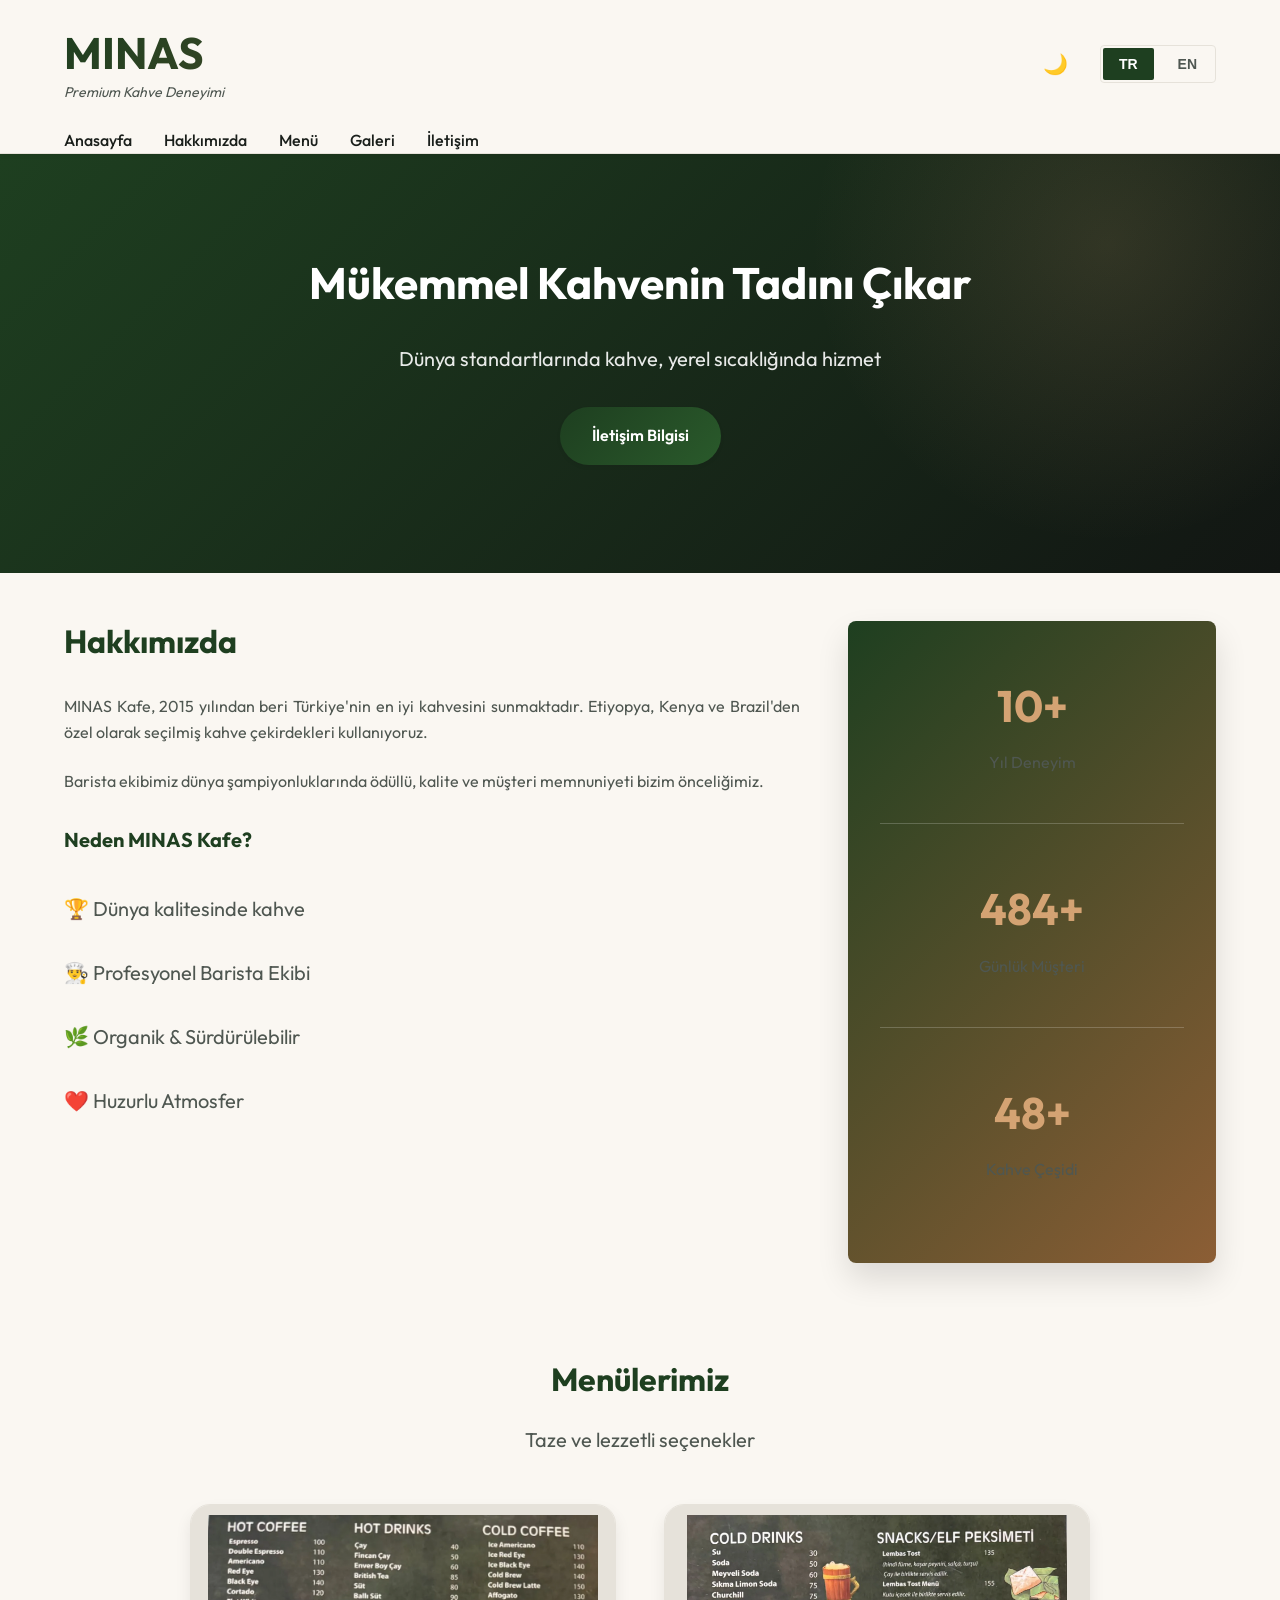
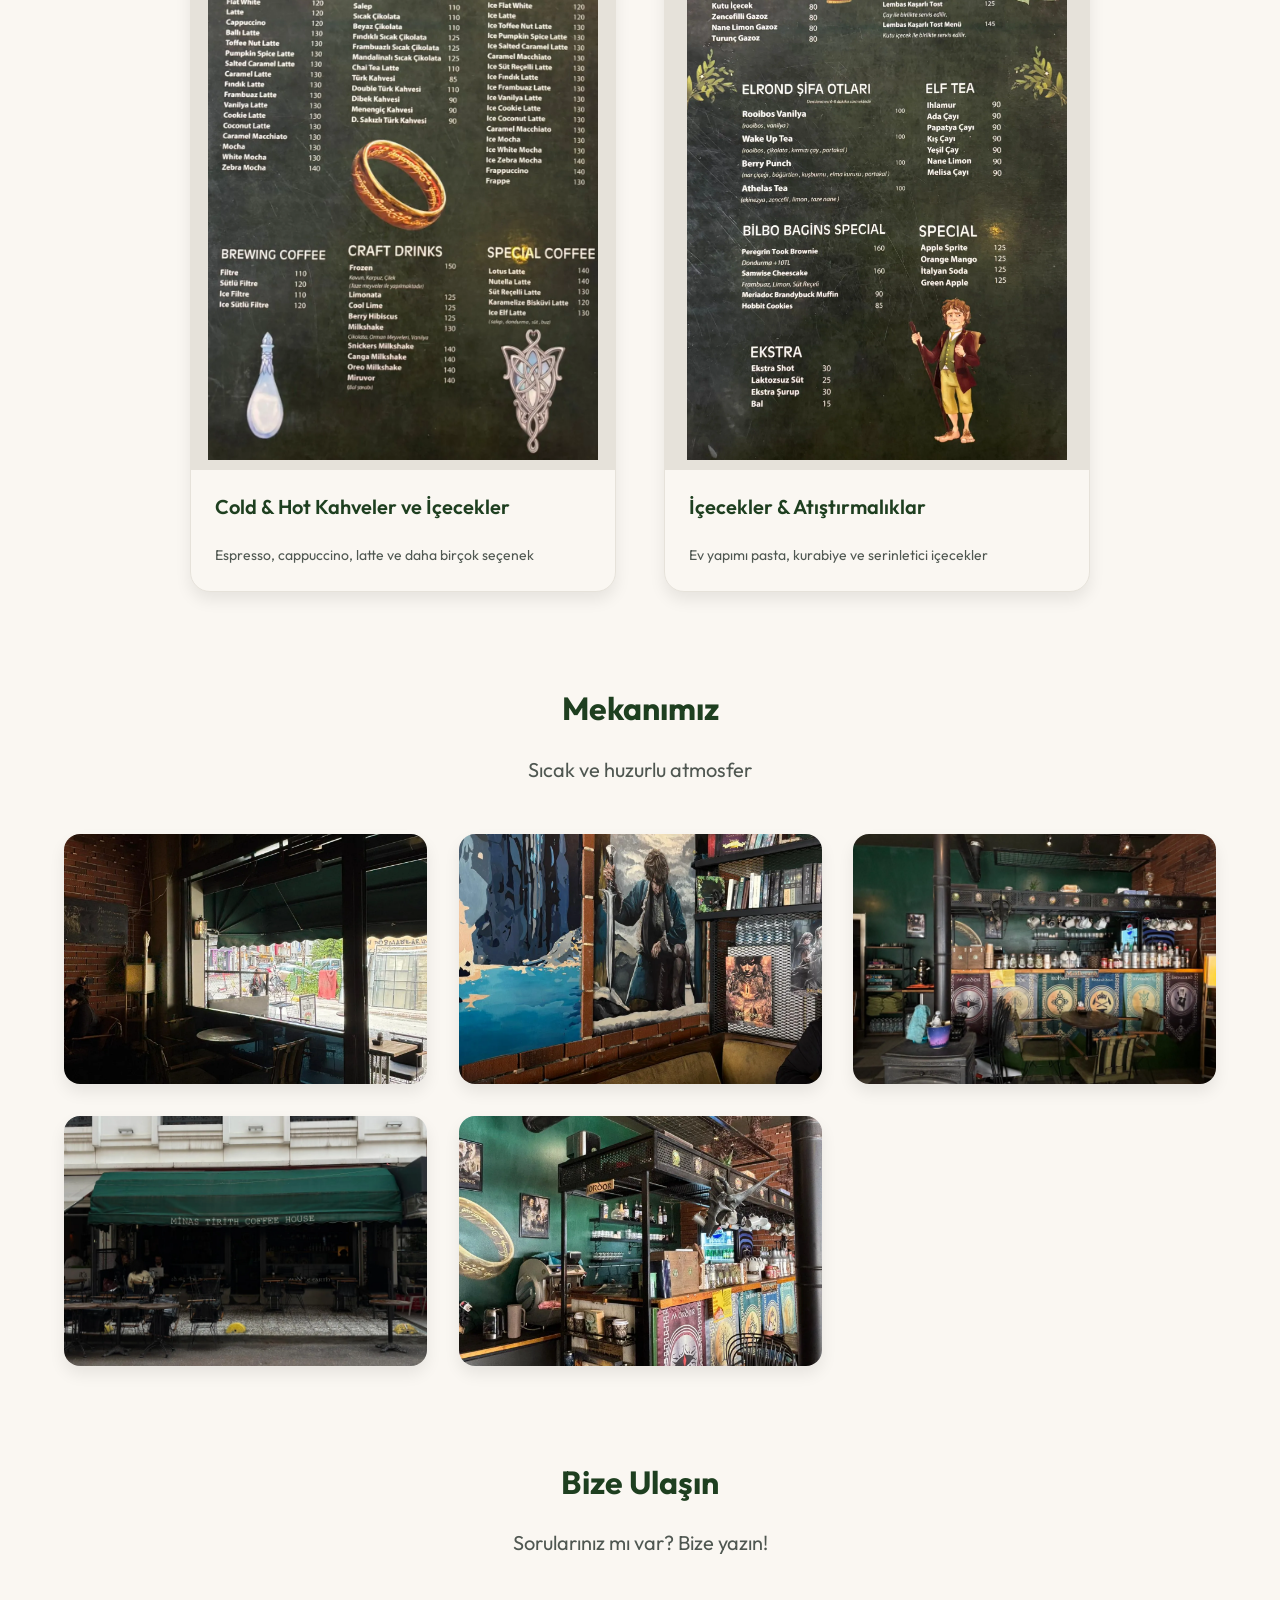
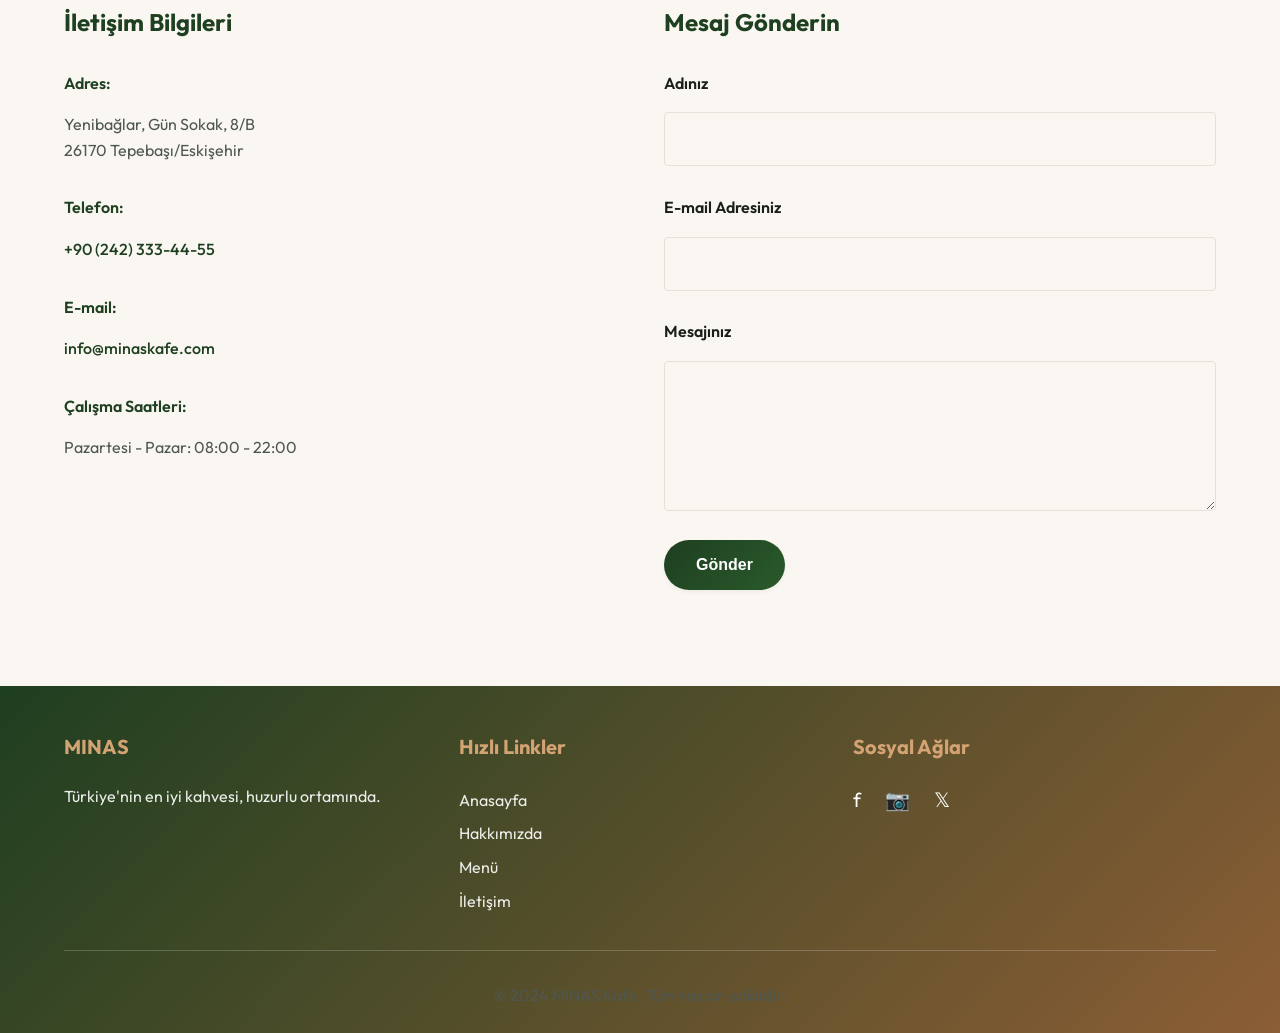
<file: index.html>
<!DOCTYPE html>
<html lang="tr" dir="ltr">

<head>
    <meta charset="UTF-8">
    <meta name="viewport" content="width=device-width, initial-scale=1.0">
    <meta name="description" content="MINAS Kafe - Türkiye'nin en iyi kahvesi. Huzurlu ortamda premium kahve deneyimi.">
    <meta name="keywords" content="kafe, kahve, MINAS, premium kahve, espresso, cappuccino">
    <meta name="author" content="MINAS Kafe">
    <meta name="theme-color" content="#2d5016">

    <!-- SEO -->
    <title>MINAS Kafe - Premium Kahve Deneyimi | Antalya</title>
    <meta property="og:title" content="MINAS Kafe - Premium Kahve Deneyimi">
    <meta property="og:description" content="Türkiye'nin en iyi kahvesi. Huzurlu ortamda premium kahve deneyimi.">
    <meta property="og:type" content="business.business">

    <!-- Favicon -->
    <link rel="icon" type="image/svg+xml" href="assets/favicon.svg">
    <link rel="icon" type="image/png" href="assets/favicon-192.png">
    <link rel="apple-touch-icon" href="assets/favicon-180.png">

    <!-- Google Fonts -->
    <link rel="preconnect" href="https://fonts.googleapis.com">
    <link rel="preconnect" href="https://fonts.gstatic.com" crossorigin>
    <link href="https://fonts.googleapis.com/css2?family=Outfit:wght@300;400;500;600;700&display=swap" rel="stylesheet">

    <!-- Styles -->
    <link rel="stylesheet" href="assets/css/style.css">
    <link rel="stylesheet" href="assets/css/animations.css">

</head>

<body class="light-theme">
    <!-- Header -->
    <header class="header">
        <div class="container">
            <div class="header-top">
                <div class="logo">
                    <h1>MINAS</h1>
                    <p class="tagline" data-tr="Premium Kahve Deneyimi" data-en="Premium Coffee Experience">Premium
                        Kahve Deneyimi</p>
                </div>

                <!-- Theme & Language Switcher -->
                <div class="controls">
                    <button class="btn-theme" aria-label="Temayı değiştir" title="Temayı değiştir">
                        <span class="theme-icon">🌙</span>
                    </button>
                    <div class="language-switcher">
                        <button class="btn-lang active" data-lang="tr" title="Türkçe">TR</button>
                        <button class="btn-lang" data-lang="en" title="English">EN</button>
                    </div>
                </div>
            </div>

            <!-- Navigation -->
            <nav class="navigation">
                <button class="btn-menu" aria-label="Menüyü aç/kapat">
                    <span></span>
                    <span></span>
                    <span></span>
                </button>
                <ul class="nav-list">
                    <li><a href="#anasayfa" class="nav-link" data-tr="Anasayfa" data-en="Home">Anasayfa</a></li>
                    <li><a href="#hakkimizda" class="nav-link" data-tr="Hakkımızda" data-en="About">Hakkımızda</a></li>
                    <li><a href="#menu" class="nav-link" data-tr="Menü" data-en="Menu">Menü</a></li>
                    <li><a href="#galeri" class="nav-link" data-tr="Galeri" data-en="Gallery">Galeri</a></li>
                    <li><a href="#iletisim" class="nav-link" data-tr="İletişim" data-en="Contact">İletişim</a></li>
                </ul>
            </nav>
        </div>
    </header>

    <!-- Main Content -->
    <main class="main-content">

        <!-- Hero Section -->
        <section id="anasayfa" class="hero">
            <div class="container">
                <div class="hero-content">
                    <h2 class="hero-title" data-reveal="fade-up" data-tr="Mükemmel Kahvenin Tadını Çıkar" data-en="Taste the Perfect Coffee">
                        Mükemmel Kahvenin Tadını Çıkar</h2>
                    <p class="hero-subtitle" data-reveal="fade-up" style="transition-delay:0.15s" data-tr="Dünya standartlarında kahve, yerel sıcaklığında hizmet"
                        data-en="World-class coffee with local warmth">Dünya standartlarında kahve, yerel sıcaklığında
                        hizmet</p>
                    <a href="#iletisim" class="btn-primary" data-reveal="fade-up" style="transition-delay:0.3s" data-tr="İletişim Bilgisi" data-en="Get In Touch">İletişim
                        Bilgisi</a>
                </div>
            </div>
        </section>

        <!-- About Section -->
        <section id="hakkimizda" class="about">
            <div class="container">
                <div class="about-wrapper">
                    <article class="about-content" data-reveal="fade-right">
                        <h2 data-tr="Hakkımızda" data-en="About Us">Hakkımızda</h2>
                        <p data-tr="MINAS Kafe, 2015 yılından beri Türkiye'nin en iyi kahvesini sunmaktadır. Etiyopya, Kenya ve Brazil'den özel olarak seçilmiş kahve çekirdekleri kullanıyoruz."
                            data-en="MINAS Cafe has been serving Turkey's finest coffee since 2015. We use specially selected coffee beans from Ethiopia, Kenya, and Brazil.">
                            MINAS Kafe, 2015 yılından beri Türkiye'nin en iyi kahvesini sunmaktadır. Etiyopya, Kenya ve
                            Brazil'den özel olarak seçilmiş kahve çekirdekleri kullanıyoruz.</p>
                        <p data-tr="Barista ekibimiz dünya şampiyonluklarında ödüllü, kalite ve müşteri memnuniyeti bizim önceliğimiz."
                            data-en="Our award-winning barista team is committed to quality and customer satisfaction.">
                            Barista ekibimiz dünya şampiyonluklarında ödüllü, kalite ve müşteri memnuniyeti bizim
                            önceliğimiz.</p>
                        <h3 data-tr="Neden MINAS Kafe?" data-en="Why MINAS Cafe?">Neden MINAS Kafe?</h3>
                        <ul class="features-list">
                            <li class="delay-1" data-reveal="fade-up" data-tr="🏆 Dünya kalitesinde kahve" data-en="🏆 World-class coffee">🏆 Dünya
                                kalitesinde kahve</li>
                            <li class="delay-2" data-reveal="fade-up" data-tr="👨‍🍳 Profesyonel Barista Ekibi" data-en="👨‍🍳 Professional Barista Team">
                                👨‍🍳 Profesyonel Barista Ekibi</li>
                            <li class="delay-3" data-reveal="fade-up" data-tr="🌿 Organik & Sürdürülebilir" data-en="🌿 Organic & Sustainable">🌿 Organik &
                                Sürdürülebilir</li>
                            <li class="delay-4" data-reveal="fade-up" data-tr="❤️ Huzurlu Atmosfer" data-en="❤️ Peaceful Atmosphere">❤️ Huzurlu Atmosfer</li>
                        </ul>
                    </article>
                    <aside class="about-sidebar" data-reveal="fade-left">
                        <div class="stats">
                            <div class="stat-item">
                                <h3 class="stat-number">10+</h3>
                                <p data-tr="Yıl Deneyim" data-en="Years Experience">Yıl Deneyim</p>
                            </div>
                            <div class="stat-item">
                                <h3 class="stat-number">500+</h3>
                                <p data-tr="Günlük Müşteri" data-en="Daily Customers">Günlük Müşteri</p>
                            </div>
                            <div class="stat-item">
                                <h3 class="stat-number">50+</h3>
                                <p data-tr="Kahve Çeşidi" data-en="Coffee Types">Kahve Çeşidi</p>
                            </div>
                        </div>
                    </aside>
                </div>
            </div>
        </section>

        <!-- Menu Section -->
        <section id="menu" class="menu">
            <div class="container">
                <h2 data-tr="Menülerimiz" data-en="Our Menus">Menülerimiz</h2>
                <p class="section-subtitle" data-tr="Taze ve lezzetli seçenekler" data-en="Fresh and delicious options">
                    Taze ve lezzetli seçenekler</p>

                <div class="menu-grid">
                    <article class="menu-card">
                        <picture>
                            <source srcset="assets/images/menu1.webp" type="image/webp">
                            <source srcset="assets/images/menu1.jpg" type="image/jpeg">
                            <img src="assets/images/menu1.jpg" alt="Kahve ve Atıştırmalıklar Menüsü" loading="lazy"
                                width="300" height="400">
                        </picture>
                        <h3 data-tr="Cold & Hot Kahveler ve İçecekler" data-en="Cold & Hot Coffees and Beverages">Cold &
                            Hot Kahveler ve İçecekler</h3>
                        <p data-tr="Espresso, cappuccino, latte ve daha birçok seçenek"
                            data-en="Espresso, cappuccino, latte and many more options">Espresso, cappuccino, latte ve
                            daha birçok seçenek</p>
                    </article>
                    <article class="menu-card">
                        <picture>
                            <source srcset="assets/images/menu2.webp" type="image/webp">
                            <source srcset="assets/images/menu2.jpg" type="image/jpeg">
                            <img src="assets/images/menu2.jpg" alt="Tatlı ve İçecekler Menüsü" loading="lazy"
                                width="300" height="400">
                        </picture>
                        <h3 data-tr="İçecekler & Atıştırmalıklar" data-en="Beverages & Snacks">İçecekler &
                            Atıştırmalıklar</h3>
                        <p data-tr="Ev yapımı pasta, kurabiye ve serinletici içecekler"
                            data-en="Homemade cakes, cookies and refreshing beverages">Ev yapımı pasta, kurabiye ve
                            serinletici içecekler</p>
                    </article>
                </div>
            </div>
        </section>

        <!-- Gallery Section -->
        <section id="galeri" class="gallery">
            <div class="container">
                <h2 data-tr="Mekanımız" data-en="Our Place">Mekanımız</h2>
                <p class="section-subtitle" data-tr="Sıcak ve huzurlu atmosfer" data-en="Warm and peaceful atmosphere">
                    Sıcak ve huzurlu atmosfer</p>

                <div class="gallery-grid">
                    <article class="gallery-item">
                        <picture>
                            <source srcset="assets/images/masalar1.webp" type="image/webp">
                            <source srcset="assets/images/masalar1.jpg" type="image/jpeg">
                            <img src="assets/images/masalar1.jpg" alt="MINAS Kafe - Kafe Masaları 1" loading="lazy"
                                width="400" height="300">
                        </picture>
                        <h3 data-tr="Rahatlık" data-en="Comfort">Rahatlık</h3>
                    </article>
                    <article class="gallery-item">
                        <picture>
                            <source srcset="assets/images/masalar2.webp" type="image/webp">
                            <source srcset="assets/images/masalar2.jpg" type="image/jpeg">
                            <img src="assets/images/masalar2.jpg" alt="MINAS Kafe - Kafe Masaları 2" loading="lazy"
                                width="400" height="300">
                        </picture>
                        <h3 data-tr="Sosyal Alan" data-en="Social Space">Sosyal Alan</h3>
                    </article>
                    <article class="gallery-item">
                        <picture>
                            <source srcset="assets/images/bar.webp" type="image/webp">
                            <source srcset="assets/images/bar.jpg" type="image/jpeg">
                            <img src="assets/images/bar.jpg" alt="MINAS Kafe - Bar Bölümü" loading="lazy" width="400"
                                height="300">
                        </picture>
                        <h3 data-tr="Bar Bölümü" data-en="Bar Section">Bar Bölümü</h3>
                    </article>
                    <article class="gallery-item">
                        <picture>
                            <source srcset="assets/images/disgorunus.webp" type="image/webp">
                            <source srcset="assets/images/disgorunus.jpg" type="image/jpeg">
                            <img src="assets/images/disgorunus.jpg" alt="MINAS Kafe - Dış Görünüş" loading="lazy"
                                width="400" height="300">
                        </picture>
                        <h3 data-tr="Dış Görünüş" data-en="Exterior View">Dış Görünüş</h3>
                    </article>
                    <article class="gallery-item">
                        <picture>
                            <source srcset="assets/images/kasa.webp" type="image/webp">
                            <source srcset="assets/images/kasa.jpg" type="image/jpeg">
                            <img src="assets/images/kasa.jpg" alt="MINAS Kafe - Kasa Bölümü" loading="lazy" width="400"
                                height="300">
                        </picture>
                        <h3 data-tr="Yüksek Kalite" data-en="Quality">Yüksek Kalite</h3>
                    </article>
                </div>
            </div>
        </section>

        <!-- Contact Section -->
        <section id="iletisim" class="contact">
            <div class="container">
                <h2 data-tr="Bize Ulaşın" data-en="Get In Touch">Bize Ulaşın</h2>
                <p class="section-subtitle" data-tr="Sorularınız mı var? Bize yazın!"
                    data-en="Have questions? Write to us!">Sorularınız mı var? Bize yazın!</p>

                <div class="contact-wrapper">
                    <article class="contact-info">
                        <h3 data-tr="İletişim Bilgileri" data-en="Contact Information">İletişim Bilgileri</h3>
                        <div class="info-item">
                            <strong data-tr="Adres:" data-en="Address:">Adres:</strong>
                            <p>Yenibağlar, Gün Sokak, 8/B<br>26170 Tepebaşı/Eskişehir</p>
                        </div>
                        <div class="info-item">
                            <strong data-tr="Telefon:" data-en="Phone:">Telefon:</strong>
                            <p><a href="tel:+902423334455">+90 (242) 333-44-55</a></p>
                        </div>
                        <div class="info-item">
                            <strong data-tr="E-mail:" data-en="Email:">E-mail:</strong>
                            <p><a href="mailto:info@minaskafe.com">info@minaskafe.com</a></p>
                        </div>
                        <div class="info-item">
                            <strong data-tr="Çalışma Saatleri:" data-en="Business Hours:">Çalışma Saatleri:</strong>
                            <p data-tr="Pazartesi - Pazar: 08:00 - 22:00" data-en="Monday - Sunday: 08:00 - 22:00">
                                Pazartesi - Pazar: 08:00 - 22:00</p>
                        </div>
                    </article>

                    <article class="contact-form">
                        <h3 data-tr="Mesaj Gönderin" data-en="Send a Message">Mesaj Gönderin</h3>
                        <form id="contactForm" method="POST" action="https://formspree.io/f/xwpkqzky">
                            <div class="form-group">
                                <label for="name" data-tr="Adınız" data-en="Your Name">Adınız</label>
                                <input type="text" id="name" name="name" required aria-label="Adınız">
                            </div>
                            <div class="form-group">
                                <label for="email" data-tr="E-mail Adresiniz" data-en="Your Email">E-mail
                                    Adresiniz</label>
                                <input type="email" id="email" name="email" required aria-label="E-mail Adresiniz">
                            </div>
                            <div class="form-group">
                                <label for="message" data-tr="Mesajınız" data-en="Your Message">Mesajınız</label>
                                <textarea id="message" name="message" rows="5" required
                                    aria-label="Mesajınız"></textarea>
                            </div>
                            <button type="submit" class="btn-primary" data-tr="Gönder" data-en="Send">Gönder</button>
                        </form>
                    </article>
                </div>
            </div>
        </section>
    </main>

    <!-- Footer -->
    <footer class="footer">
        <div class="container">
            <div class="footer-content">
                <article class="footer-section">
                    <h3>MINAS</h3>
                    <p data-tr="Türkiye'nin en iyi kahvesi, huzurlu ortamında."
                        data-en="Turkey's finest coffee in a peaceful setting.">Türkiye'nin en iyi kahvesi, huzurlu
                        ortamında.</p>
                </article>
                <article class="footer-section">
                    <h3 data-tr="Hızlı Linkler" data-en="Quick Links">Hızlı Linkler</h3>
                    <ul>
                        <li><a href="#anasayfa" data-tr="Anasayfa" data-en="Home">Anasayfa</a></li>
                        <li><a href="#hakkimizda" data-tr="Hakkımızda" data-en="About">Hakkımızda</a></li>
                        <li><a href="#menu" data-tr="Menü" data-en="Menu">Menü</a></li>
                        <li><a href="#iletisim" data-tr="İletişim" data-en="Contact">İletişim</a></li>
                    </ul>
                </article>
                <article class="footer-section">
                    <h3 data-tr="Sosyal Ağlar" data-en="Social Media">Sosyal Ağlar</h3>
                    <div class="social-links">
                        <a href="#" aria-label="Facebook" title="Facebook">f</a>
                        <a href="#" aria-label="Instagram" title="Instagram">📷</a>
                        <a href="#" aria-label="Twitter" title="Twitter">𝕏</a>
                    </div>
                </article>
            </div>
            <div class="footer-bottom">
                <p data-tr="© 2024 MINAS Kafe. Tüm hakları saklıdır." data-en="© 2024 MINAS Cafe. All rights reserved.">
                    © 2024 MINAS Kafe. Tüm hakları saklıdır.</p>
            </div>
        </div>
    </footer>

    <!-- Scripts -->
    <script src="assets/js/main.js" defer></script>
    <script src="assets/js/i18n.js" defer></script>
    <script src="assets/js/theme.js" defer></script>
    <script src="assets/js/animations.js" defer></script>

    <!-- Image Modal -->
    <div id="imageModal" class="image-modal">
        <span class="close-modal">&times;</span>
        <img class="image-modal-content" id="modalImage">
    </div>
</body>

</html>
</file>
<file: assets/css/style.css>
/* ===========================
   MINAS KAFE - MAIN STYLES
   =========================== */

:root {
    /* Light Theme Colors */
    --color-primary-light: #1e3f20;
    --color-secondary-light: #8c5e35;
    --color-bg-light: #faf7f2;
    --color-text-dark: #1a1f1b;
    --color-text-light: #4f5751;
    --color-border: #e6e2da;
    --color-accent: #d4a373;
    
    /* Dark Theme Colors */
    --color-primary-dark: #2a592d;
    --color-secondary-dark: #a67b4e;
    --color-bg-dark: #121613;
    --color-text-light-dark: #f0f4f1;
    --color-text-light-dark-secondary: #a7b0aa;
    
    /* Glassmorphism & Overlays */
    --glass-bg-light: rgba(250, 247, 242, 0.85);
    --glass-bg-dark: rgba(18, 22, 19, 0.85);
    
    /* Spacing */
    --spacing-xs: 0.5rem;
    --spacing-sm: 1rem;
    --spacing-md: 1.5rem;
    --spacing-lg: 2rem;
    --spacing-xl: 3rem;
    
    /* Typography */
    --font-family: 'Outfit', 'Segoe UI', Tahoma, Geneva, Verdana, sans-serif;
    --font-size-xs: 0.75rem;
    --font-size-sm: 0.875rem;
    --font-size-base: 1rem;
    --font-size-lg: 1.25rem;
    --font-size-xl: 1.5rem;
    --font-size-2xl: 2rem;
    --font-size-3xl: 2.75rem;
    
    /* Transitions */
    --transition-fast: 0.2s cubic-bezier(0.4, 0, 0.2, 1);
    --transition-normal: 0.35s cubic-bezier(0.4, 0, 0.2, 1);
    --transition-slow: 0.5s cubic-bezier(0.4, 0, 0.2, 1);
    
    /* Shadows */
    --shadow-sm: 0 2px 4px rgba(0, 0, 0, 0.05);
    --shadow-md: 0 8px 16px rgba(0, 0, 0, 0.08);
    --shadow-lg: 0 16px 32px rgba(0, 0, 0, 0.12);
    --shadow-glow: 0 0 15px rgba(212, 163, 115, 0.4);
    
    /* Z-index */
    --z-header: 100;
    --z-mobile-menu: 101;
    --z-modal: 200;
}

/* Light Theme */
body.light-theme {
    --bg: var(--color-bg-light);
    --glass-bg: var(--glass-bg-light);
    --text-primary: var(--color-text-dark);
    --text-secondary: var(--color-text-light);
    --primary: var(--color-primary-light);
    --secondary: var(--color-secondary-light);
    --border: var(--color-border);
}

/* Dark Theme */
body.dark-theme {
    --bg: var(--color-bg-dark);
    --glass-bg: var(--glass-bg-dark);
    --text-primary: var(--color-text-light-dark);
    --text-secondary: var(--color-text-light-dark-secondary);
    --primary: var(--color-primary-dark);
    --secondary: var(--color-secondary-dark);
    --border: rgba(255, 255, 255, 0.08);
}

/* ===========================
   GLOBAL STYLES
   =========================== */

* {
    margin: 0;
    padding: 0;
    box-sizing: border-box;
}

html {
    scroll-behavior: smooth;
}

body {
    font-family: var(--font-family);
    font-size: var(--font-size-base);
    line-height: 1.6;
    color: var(--text-primary);
    background-color: var(--bg);
    transition: background-color var(--transition-normal), color var(--transition-normal);
}

/* ===========================
   TYPOGRAPHY
   =========================== */

h1, h2, h3, h4, h5, h6 {
    font-weight: 700;
    line-height: 1.3;
    margin-bottom: var(--spacing-md);
    color: var(--primary);
}

h1 { font-size: var(--font-size-3xl); }
h2 { font-size: var(--font-size-2xl); }
h3 { font-size: var(--font-size-xl); }
h4 { font-size: var(--font-size-lg); }

p {
    margin-bottom: var(--spacing-md);
    color: var(--text-secondary);
}

a {
    color: var(--primary);
    text-decoration: none;
    transition: color var(--transition-fast);
}

a:hover {
    color: var(--secondary);
}

/* ===========================
   CONTAINER & LAYOUT
   =========================== */

.container {
    max-width: 1200px;
    margin: 0 auto;
    padding: 0 var(--spacing-md);
}

/* ===========================
   BUTTONS
   =========================== */

.btn-primary {
    display: inline-block;
    padding: var(--spacing-sm) var(--spacing-lg);
    background: linear-gradient(135deg, var(--primary), #2a5a2b);
    color: white;
    border: none;
    border-radius: 30px;
    font-size: var(--font-size-base);
    font-weight: 600;
    cursor: pointer;
    transition: all var(--transition-normal);
    text-align: center;
    box-shadow: var(--shadow-sm);
}

.btn-primary:hover {
    background: linear-gradient(135deg, var(--secondary), #a67340);
    transform: translateY(-3px) scale(1.02);
    box-shadow: var(--shadow-lg), var(--shadow-glow);
    color: white;
}

.btn-primary:active {
    transform: translateY(0) scale(0.98);
    box-shadow: var(--shadow-sm);
}

/* ===========================
   HEADER & NAVIGATION
   =========================== */

.header {
    background-color: var(--glass-bg);
    backdrop-filter: blur(12px);
    -webkit-backdrop-filter: blur(12px);
    border-bottom: 1px solid var(--border);
    position: sticky;
    top: 0;
    z-index: var(--z-header);
    box-shadow: var(--shadow-sm);
    transition: background-color var(--transition-normal), backdrop-filter var(--transition-normal);
}

.header-top {
    display: flex;
    justify-content: space-between;
    align-items: center;
    padding: var(--spacing-md) 0;
}

.logo {
    flex: 1;
}

.logo h1 {
    font-size: var(--font-size-3xl);
    margin: 0;
    background: linear-gradient(135deg, var(--primary), var(--secondary));
    -webkit-background-clip: text;
    -webkit-text-fill-color: transparent;
    background-clip: text;
}

.logo .tagline {
    font-size: var(--font-size-sm);
    color: var(--text-secondary);
    margin: 0;
    font-style: italic;
}

.controls {
    display: flex;
    align-items: center;
    gap: var(--spacing-md);
}

/* Theme Toggle Button */
.btn-theme {
    background: none;
    border: none;
    font-size: var(--font-size-lg);
    cursor: pointer;
    padding: var(--spacing-xs);
    transition: transform var(--transition-fast);
}

.btn-theme:hover {
    transform: rotate(20deg);
}

/* Language Switcher */
.language-switcher {
    display: flex;
    gap: var(--spacing-xs);
    border: 1px solid var(--border);
    border-radius: 4px;
    padding: 2px;
}

.btn-lang {
    background: none;
    border: none;
    padding: var(--spacing-xs) var(--spacing-sm);
    font-size: var(--font-size-sm);
    font-weight: 600;
    color: var(--text-secondary);
    cursor: pointer;
    transition: all var(--transition-fast);
}

.btn-lang.active {
    background-color: var(--primary);
    color: white;
    border-radius: 2px;
}

/* Navigation */
.navigation {
    display: flex;
    align-items: center;
    justify-content: space-between;
}

.btn-menu {
    display: none;
    flex-direction: column;
    background: none;
    border: none;
    cursor: pointer;
    gap: 4px;
    padding: var(--spacing-sm);
}

.btn-menu span {
    display: block;
    width: 25px;
    height: 3px;
    background-color: var(--primary);
    transition: all var(--transition-fast);
}

.btn-menu.active span:nth-child(1) {
    transform: rotate(45deg) translate(8px, 8px);
}

.btn-menu.active span:nth-child(2) {
    opacity: 0;
}

.btn-menu.active span:nth-child(3) {
    transform: rotate(-45deg) translate(7px, -7px);
}

.nav-list {
    display: flex;
    list-style: none;
    gap: var(--spacing-lg);
}

.nav-link {
    color: var(--text-primary);
    font-weight: 500;
    position: relative;
    padding-bottom: 4px;
}

.nav-link::after {
    content: '';
    position: absolute;
    width: 0;
    height: 2px;
    bottom: 0;
    left: 0;
    background-color: var(--primary);
    transition: width var(--transition-fast);
}

.nav-link:hover::after {
    width: 100%;
}

/* ===========================
   HERO SECTION
   =========================== */

.hero {
    background: linear-gradient(135deg, var(--primary), var(--color-bg-dark));
    color: white;
    padding: 100px 0;
    text-align: center;
    position: relative;
    overflow: hidden;
}

.hero::before {
    content: '';
    position: absolute;
    top: -50%;
    right: -10%;
    width: 600px;
    height: 600px;
    background: radial-gradient(circle, rgba(212, 163, 115, 0.15) 0%, transparent 70%);
    border-radius: 50%;
    pointer-events: none;
}

.hero-content {
    position: relative;
    z-index: 2;
}

.hero-title {
    font-size: var(--font-size-3xl);
    margin-bottom: var(--spacing-lg);
    color: white;
}

.hero-subtitle {
    font-size: var(--font-size-lg);
    margin-bottom: var(--spacing-lg);
    color: rgba(255, 255, 255, 0.9);
}

/* ===========================
   ABOUT SECTION
   =========================== */

.about {
    padding: var(--spacing-xl) 0;
    background-color: var(--bg);
}

.about-wrapper {
    display: grid;
    grid-template-columns: 2fr 1fr;
    gap: var(--spacing-xl);
    align-items: start;
}

.about-content h2 {
    color: var(--primary);
    margin-bottom: var(--spacing-lg);
}

.about-content p {
    text-align: justify;
    margin-bottom: var(--spacing-md);
}

.about-content h3 {
    font-size: var(--font-size-lg);
    margin-top: var(--spacing-lg);
    margin-bottom: var(--spacing-md);
}

.features-list {
    list-style: none;
    padding: 0;
}

.features-list li {
    padding: var(--spacing-sm) 0;
    color: var(--text-secondary);
    font-size: var(--font-size-lg);
}

.about-sidebar {
    background: linear-gradient(135deg, var(--primary), var(--secondary));
    color: white;
    padding: var(--spacing-lg);
    border-radius: 8px;
    box-shadow: var(--shadow-lg);
}

.stats {
    display: flex;
    flex-direction: column;
    gap: var(--spacing-lg);
}

.stat-item {
    text-align: center;
    padding: var(--spacing-md) 0;
    border-bottom: 1px solid rgba(255, 255, 255, 0.2);
}

.stat-item:last-child {
    border-bottom: none;
}

.stat-number {
    font-size: var(--font-size-3xl);
    color: var(--color-accent);
    margin-bottom: var(--spacing-sm);
}

/* ===========================
   MENU SECTION
   =========================== */

.menu {
    padding: var(--spacing-xl) 0;
    background-color: var(--bg);
}

.menu > .container > h2 {
    text-align: center;
    color: var(--primary);
    margin-bottom: var(--spacing-md);
}

.section-subtitle {
    text-align: center;
    font-size: var(--font-size-lg);
    color: var(--text-secondary);
    margin-bottom: var(--spacing-xl);
}

.menu-grid {
    display: grid;
    grid-template-columns: repeat(auto-fit, minmax(320px, 1fr));
    gap: var(--spacing-xl);
    max-width: 900px;
    margin: 0 auto;
}

.menu-card {
    background-color: var(--bg);
    border: 1px solid var(--border);
    border-radius: 20px;
    overflow: hidden;
    transition: all var(--transition-normal);
    box-shadow: var(--shadow-md);
    cursor: pointer;
    display: flex;
    flex-direction: column;
}

.menu-card:hover {
    transform: translateY(-12px);
    box-shadow: var(--shadow-lg), 0 20px 40px rgba(0, 0, 0, 0.1);
    border-color: var(--color-accent);
}

.menu-card picture {
    display: block;
    width: 100%;
    aspect-ratio: 3/4;
    background-color: var(--border);
    overflow: hidden;
}

.menu-card img {
    width: 100%;
    height: 100%;
    object-fit: contain;
    display: block;
    padding: 10px;
    background-color: var(--border);
}

.menu-card h3 {
    font-size: var(--font-size-lg);
    font-weight: 600;
    color: var(--primary);
    padding: var(--spacing-md);
    margin: 0;
    flex-grow: 1;
    display: flex;
    align-items: center;
}

.menu-card p {
    padding: 0 var(--spacing-md) var(--spacing-md);
    color: var(--text-secondary);
    margin: 0;
    font-size: var(--font-size-sm);
}

/* ===========================
   GALLERY SECTION
   =========================== */

.gallery {
    padding: var(--spacing-xl) 0;
    background-color: var(--bg);
}

.gallery > .container > h2 {
    text-align: center;
    color: var(--primary);
    margin-bottom: var(--spacing-md);
}

.gallery-grid {
    display: grid;
    grid-template-columns: repeat(auto-fit, minmax(280px, 1fr));
    gap: var(--spacing-lg);
    margin-top: var(--spacing-xl);
}

.gallery-item {
    position: relative;
    overflow: hidden;
    border-radius: 16px;
    box-shadow: var(--shadow-md);
    height: 250px;
    cursor: pointer;
    transition: all var(--transition-normal);
}

.gallery-item:hover {
    box-shadow: var(--shadow-lg);
    z-index: 10;
}

.gallery-item img {
    width: 100%;
    height: 100%;
    object-fit: cover;
    transition: transform 0.6s cubic-bezier(0.4, 0, 0.2, 1);
    display: block;
}

.gallery-item:hover img {
    transform: scale(1.1);
}

.gallery-item h3 {
    position: absolute;
    bottom: 0;
    left: 0;
    right: 0;
    margin: 0;
    padding: var(--spacing-md);
    background: linear-gradient(to top, rgba(0, 0, 0, 0.8), transparent);
    color: white;
    font-size: var(--font-size-lg);
    transform: translateY(100%);
    transition: transform var(--transition-normal);
}

.gallery-item:hover h3 {
    transform: translateY(0);
}

/* ===========================
   CONTACT SECTION
   =========================== */

.contact {
    padding: var(--spacing-xl) 0;
    background-color: var(--bg);
}

.contact > .container > h2 {
    text-align: center;
    color: var(--primary);
    margin-bottom: var(--spacing-md);
}

.contact-wrapper {
    display: grid;
    grid-template-columns: 1fr 1fr;
    gap: var(--spacing-xl);
    margin-top: var(--spacing-xl);
}

.contact-info h3 {
    color: var(--primary);
    margin-bottom: var(--spacing-lg);
}

.info-item {
    margin-bottom: var(--spacing-lg);
}

.info-item strong {
    display: block;
    color: var(--primary);
    margin-bottom: var(--spacing-sm);
    font-weight: 600;
}

.info-item p {
    color: var(--text-secondary);
    margin: 0;
}

.info-item a {
    color: var(--primary);
    text-decoration: none;
    font-weight: 500;
}

.info-item a:hover {
    text-decoration: underline;
}

/* Contact Form */
.contact-form h3 {
    color: var(--primary);
    margin-bottom: var(--spacing-lg);
}

.form-group {
    margin-bottom: var(--spacing-md);
    display: flex;
    flex-direction: column;
}

.form-group label {
    font-weight: 600;
    color: var(--text-primary);
    margin-bottom: var(--spacing-sm);
}

.form-group input,
.form-group textarea {
    padding: var(--spacing-sm);
    border: 1px solid var(--border);
    border-radius: 4px;
    font-family: var(--font-family);
    font-size: var(--font-size-base);
    color: var(--text-primary);
    background-color: var(--bg);
    transition: border-color var(--transition-fast);
}

.form-group input:focus,
.form-group textarea:focus {
    outline: none;
    border-color: var(--primary);
    box-shadow: 0 0 0 3px rgba(45, 80, 22, 0.1);
}

.form-group textarea {
    resize: vertical;
    min-height: 150px;
}

/* ===========================
   FOOTER
   =========================== */

footer {
    background: linear-gradient(135deg, var(--primary), var(--secondary));
    color: white;
    padding: var(--spacing-xl) 0 var(--spacing-md);
    margin-top: var(--spacing-xl);
}

.footer-content {
    display: grid;
    grid-template-columns: repeat(auto-fit, minmax(250px, 1fr));
    gap: var(--spacing-lg);
    margin-bottom: var(--spacing-lg);
}

.footer-section h3 {
    color: var(--color-accent);
    font-size: var(--font-size-lg);
    margin-bottom: var(--spacing-md);
}

.footer-section p {
    color: rgba(255, 255, 255, 0.9);
    margin: 0;
}

.footer-section ul {
    list-style: none;
    padding: 0;
}

.footer-section ul li {
    padding: 4px 0;
}

.footer-section ul li a {
    color: rgba(255, 255, 255, 0.9);
    transition: color var(--transition-fast);
}

.footer-section ul li a:hover {
    color: var(--color-accent);
}

.social-links {
    display: flex;
    gap: var(--spacing-md);
    font-size: var(--font-size-lg);
}

.social-links a {
    color: white;
    text-decoration: none;
    transition: color var(--transition-fast);
}

.social-links a:hover {
    color: var(--color-accent);
}

.footer-bottom {
    text-align: center;
    padding-top: var(--spacing-lg);
    border-top: 1px solid rgba(255, 255, 255, 0.2);
    color: rgba(255, 255, 255, 0.8);
}

.footer-bottom p {
    margin: 0;
}

/* ===========================
   UTILITIES
   =========================== */

.skip-link {
    position: absolute;
    top: -40px;
    left: 0;
    background: var(--primary);
    color: white;
    padding: 8px;
    z-index: 100;
}

.skip-link:focus {
    top: 0;
}

/* Reduced Motion */
@media (prefers-reduced-motion: reduce) {
    * {
        animation: none !important;
        transition: none !important;
    }
}
/* ===========================
   MINAS KAFE - RESPONSIVE STYLES
   =========================== */

/* ===========================
   TABLET (769px - 1024px)
   =========================== */

@media (max-width: 1024px) {
    .container {
        padding: 0 var(--spacing-lg);
    }

    .header-top {
        gap: var(--spacing-md);
    }

    .logo h1 {
        font-size: var(--font-size-2xl);
    }

    .about-wrapper {
        grid-template-columns: 1fr;
    }

    .about-sidebar {
        order: -1;
    }

    .contact-wrapper {
        grid-template-columns: 1fr;
    }

    .hero-title {
        font-size: var(--font-size-2xl);
    }

    .hero-subtitle {
        font-size: var(--font-size-base);
    }

    .footer-content {
        grid-template-columns: repeat(2, 1fr);
    }
}

/* ===========================
   MOBILE (≤768px)
   =========================== */

@media (max-width: 768px) {
    :root {
        --font-size-3xl: 1.875rem;
        --font-size-2xl: 1.5rem;
        --font-size-xl: 1.25rem;
        --font-size-lg: 1.1rem;
    }

    .container {
        padding: 0 var(--spacing-md);
    }

    /* Header Mobile */
    .header {
        padding: var(--spacing-sm) 0;
    }

    .header-top {
        flex-wrap: wrap;
        padding: var(--spacing-sm) 0;
    }

    .logo h1 {
        font-size: var(--font-size-2xl);
    }

    .logo .tagline {
        font-size: var(--font-size-xs);
    }

    .controls {
        gap: var(--spacing-sm);
        order: 3;
        width: 100%;
        margin-top: var(--spacing-sm);
        justify-content: flex-end;
    }

    /* Mobile Menu */
    .btn-menu {
        display: flex;
    }

    .nav-list {
        position: absolute;
        top: 100%;
        left: 0;
        right: 0;
        background-color: var(--bg);
        flex-direction: column;
        gap: 0;
        border-bottom: 1px solid var(--border);
        max-height: 0;
        overflow: hidden;
        transition: max-height var(--transition-normal);
        list-style: none;
        box-shadow: var(--shadow-md);
    }

    .nav-list.active {
        max-height: 500px;
    }

    .nav-list li {
        border-bottom: 1px solid var(--border);
    }

    .nav-list li:last-child {
        border-bottom: none;
    }

    .nav-link {
        display: block;
        padding: var(--spacing-md) var(--spacing-lg);
        color: var(--text-primary);
    }

    .nav-link::after {
        display: none;
    }

    .nav-link:hover {
        background-color: var(--border);
    }

    /* Hero Mobile */
    .hero {
        padding: 60px 0;
    }

    .hero-title {
        font-size: var(--font-size-2xl);
        margin-bottom: var(--spacing-md);
    }

    .hero-subtitle {
        font-size: var(--font-size-base);
        margin-bottom: var(--spacing-md);
    }

    .btn-primary {
        padding: var(--spacing-sm) var(--spacing-lg);
        font-size: var(--font-size-sm);
    }

    /* About Mobile */
    .about {
        padding: var(--spacing-lg) 0;
    }

    .about-wrapper {
        gap: var(--spacing-lg);
    }

    .about-content h3 {
        font-size: var(--font-size-lg);
    }

    .features-list li {
        font-size: var(--font-size-base);
        padding: var(--spacing-sm) 0;
    }

    .about-sidebar {
        padding: var(--spacing-lg);
    }

    .stats {
        gap: var(--spacing-md);
    }

    .stat-item {
        padding: var(--spacing-md) 0;
    }

    .stat-number {
        font-size: var(--font-size-2xl);
    }

    /* Menu Mobile */
    .menu {
        padding: var(--spacing-lg) 0;
    }

    .menu-grid {
        grid-template-columns: 1fr;
        gap: var(--spacing-lg);
    }

    .menu-card picture {
        aspect-ratio: 3/4;
    }

    .menu-card img {
        object-fit: contain;
    }

    /* Gallery Mobile */
    .gallery {
        padding: var(--spacing-lg) 0;
    }

    .gallery-grid {
        grid-template-columns: repeat(auto-fit, minmax(200px, 1fr));
        gap: var(--spacing-md);
    }

    .gallery-item {
        height: 200px;
    }

    /* Contact Mobile */
    .contact {
        padding: var(--spacing-lg) 0;
    }

    .contact-wrapper {
        gap: var(--spacing-lg);
    }

    .contact-form {
        background-color: var(--border);
        padding: var(--spacing-lg);
        border-radius: 8px;
    }

    .form-group input,
    .form-group textarea {
        padding: var(--spacing-sm);
        font-size: 16px; /* Prevents zoom on iOS */
    }

    /* Footer Mobile */
    footer {
        padding: var(--spacing-lg) 0 var(--spacing-md);
    }

    .footer-content {
        grid-template-columns: 1fr;
        gap: var(--spacing-md);
    }

    .footer-section h3 {
        font-size: var(--font-size-lg);
    }

    h1, h2, h3, h4, h5, h6 {
        margin-bottom: var(--spacing-md);
    }

    p {
        margin-bottom: var(--spacing-md);
    }
}

/* ===========================
   SMALL MOBILE (≤480px)
   =========================== */

@media (max-width: 480px) {
    :root {
        --spacing-xl: 2rem;
        --spacing-lg: 1.5rem;
        --font-size-3xl: 1.5rem;
        --font-size-2xl: 1.25rem;
        --font-size-xl: 1.1rem;
    }

    .container {
        padding: 0 var(--spacing-sm);
    }

    .header-top {
        flex-direction: column;
    }

    .logo {
        width: 100%;
        text-align: center;
    }

    .controls {
        width: 100%;
        gap: var(--spacing-sm);
        justify-content: center;
    }

    .hero {
        padding: 40px 0;
    }

    .hero-title {
        font-size: var(--font-size-xl);
    }

    .menu-grid {
        grid-template-columns: 1fr;
    }

    .gallery-grid {
        grid-template-columns: 1fr;
    }

    .gallery-item {
        height: 180px;
    }

    .gallery-item h3 {
        font-size: var(--font-size-base);
    }

    .contact-info h3,
    .contact-form h3 {
        font-size: var(--font-size-lg);
    }

    .info-item strong {
        font-size: var(--font-size-base);
    }

    .form-group input,
    .form-group textarea {
        font-size: 16px;
    }

    .footer-content {
        grid-template-columns: 1fr;
    }
}

/* ===========================
   PRINT STYLES
   =========================== */

@media print {
    header,
    footer,
    .btn-theme,
    .language-switcher,
    .btn-menu,
    .contact-form {
        display: none;
    }

    body {
        font-size: 12pt;
    }

    h1, h2, h3 {
        page-break-after: avoid;
    }

    img {
        max-width: 100%;
    }
}

/* ===========================
   HIGH DPI / RETINA SCREENS
   =========================== */

@media (-webkit-min-device-pixel-ratio: 2), (min-resolution: 192dpi) {
    body {
        -webkit-font-smoothing: antialiased;
        -moz-osx-font-smoothing: grayscale;
    }
}

/* ===========================
   DARK MODE ADJUSTMENTS
   =========================== */

@media (prefers-color-scheme: dark) {
    body:not(.light-theme) {
        color-scheme: dark;
    }
}

/* ===========================
   ACCESSIBILITY
   =========================== */

@media (prefers-contrast: more) {
    body {
        --color-border: rgba(0, 0, 0, 0.3);
    }

    body.dark-theme {
        --color-border: rgba(255, 255, 255, 0.3);
    }
}

/* High Contrast Mode */
@media (prefers-contrast: more) {
    a {
        text-decoration: underline;
    }

    button {
        border-width: 2px;
    }
}

/* ===========================
   FOCUS VISIBLE (Keyboard Navigation)
   =========================== */

:focus-visible {
    outline: 3px solid var(--primary);
    outline-offset: 2px;
}

button:focus-visible,
a:focus-visible,
input:focus-visible,
textarea:focus-visible {
    outline: 3px solid var(--primary);
    outline-offset: 2px;
}

/* ===========================
   IMAGE MODAL (RESİM BÜYÜTME)
   =========================== */

.image-modal {
    display: none;
    position: fixed;
    z-index: 2000;
    left: 0;
    top: 0;
    width: 100%;
    height: 100%;
    background-color: rgba(0, 0, 0, 0.9);
    justify-content: center;
    align-items: center;
}

.image-modal.active {
    display: flex;
}

.image-modal-content {
    max-width: 90%;
    max-height: 90%;
    object-fit: contain;
    border-radius: 8px;
    animation: zoomIn 0.3s ease;
}

@keyframes zoomIn {
    from {transform: scale(0.8); opacity: 0;}
    to {transform: scale(1); opacity: 1;}
}

.close-modal {
    position: absolute;
    top: 20px;
    right: 30px;
    color: white;
    font-size: 40px;
    font-weight: bold;
    cursor: pointer;
    transition: color 0.3s;
}

.close-modal:hover,
.close-modal:focus {
    color: var(--primary);
}

.menu-card img, .gallery-item img {
    cursor: pointer;
    transition: transform 0.3s ease;
}

.menu-card img:hover, .gallery-item img:hover {
    transform: scale(1.03);
}
</file>
<file: assets/css/animations.css>
/* ===========================
   MINAS KAFE - ANIMATIONS & MICRO-INTERACTIONS
   =========================== */

/* ── Scroll-reveal animasyonları ── */
[data-reveal] {
    opacity: 0;
    transition: opacity 0.7s cubic-bezier(0.4, 0, 0.2, 1),
                transform 0.7s cubic-bezier(0.4, 0, 0.2, 1);
}

[data-reveal="fade-up"]    { transform: translateY(40px); }
[data-reveal="fade-left"]  { transform: translateX(-40px); }
[data-reveal="fade-right"] { transform: translateX(40px); }
[data-reveal="zoom-in"]    { transform: scale(0.88); }

[data-reveal].revealed {
    opacity: 1;
    transform: none;
}

/* Gecikme sınıfları */
.delay-1 { transition-delay: 0.1s; }
.delay-2 { transition-delay: 0.2s; }
.delay-3 { transition-delay: 0.3s; }
.delay-4 { transition-delay: 0.4s; }
.delay-5 { transition-delay: 0.5s; }

/* ── Header scroll efekti ── */
.header {
    transition: padding var(--transition-normal),
                box-shadow var(--transition-normal),
                background-color var(--transition-normal),
                backdrop-filter var(--transition-normal);
}

.header.scrolled {
    box-shadow: 0 4px 24px rgba(0, 0, 0, 0.12);
}

body.dark-theme .header.scrolled {
    box-shadow: 0 4px 24px rgba(0, 0, 0, 0.4);
}

/* ── "Yukarı Çık" Butonu ── */
.btn-scroll-top {
    position: fixed;
    bottom: 2rem;
    right: 2rem;
    width: 48px;
    height: 48px;
    border-radius: 50%;
    background: linear-gradient(135deg, var(--color-primary-light), var(--color-secondary-light));
    color: white;
    border: none;
    font-size: 1.25rem;
    cursor: pointer;
    display: flex;
    align-items: center;
    justify-content: center;
    box-shadow: 0 4px 16px rgba(30, 63, 32, 0.35);
    opacity: 0;
    transform: translateY(16px) scale(0.8);
    pointer-events: none;
    transition: opacity 0.3s cubic-bezier(0.4, 0, 0.2, 1),
                transform 0.3s cubic-bezier(0.4, 0, 0.2, 1),
                box-shadow 0.2s ease;
    z-index: 999;
}

body.dark-theme .btn-scroll-top {
    background: linear-gradient(135deg, var(--color-primary-dark), var(--color-secondary-dark));
}

.btn-scroll-top.visible {
    opacity: 1;
    transform: translateY(0) scale(1);
    pointer-events: all;
}

.btn-scroll-top:hover {
    transform: translateY(-4px) scale(1.08);
    box-shadow: 0 8px 24px rgba(30, 63, 32, 0.45);
}

.btn-scroll-top:active {
    transform: scale(0.95);
}

/* ── Nav link aktif durumu ── */
.nav-link.active {
    color: var(--primary);
}

.nav-link.active::after {
    width: 100%;
}

/* ── Form mikro-etkileşimleri ── */
.form-group {
    position: relative;
}

.form-group input,
.form-group textarea {
    transition: border-color var(--transition-fast),
                box-shadow var(--transition-fast),
                background-color var(--transition-fast);
}

.form-group input:focus,
.form-group textarea:focus {
    border-color: var(--color-primary-light);
    box-shadow: 0 0 0 3px rgba(30, 63, 32, 0.12);
    background-color: var(--bg);
}

body.dark-theme .form-group input:focus,
body.dark-theme .form-group textarea:focus {
    border-color: var(--color-primary-dark);
    box-shadow: 0 0 0 3px rgba(42, 89, 45, 0.2);
}

.form-group.has-error input,
.form-group.has-error textarea {
    border-color: #c0392b;
    box-shadow: 0 0 0 3px rgba(192, 57, 43, 0.12);
    animation: shake 0.4s cubic-bezier(0.4, 0, 0.2, 1);
}

.form-group .field-error {
    font-size: 0.78rem;
    color: #c0392b;
    margin-top: 0.3rem;
    opacity: 0;
    transform: translateY(-6px);
    transition: all 0.25s ease;
    display: block;
}

.form-group.has-error .field-error {
    opacity: 1;
    transform: translateY(0);
}

/* Form başarı mesajı */
.form-success-msg {
    display: none;
    text-align: center;
    padding: 2rem;
    border-radius: 12px;
    background: linear-gradient(135deg, rgba(30, 63, 32, 0.08), rgba(140, 94, 53, 0.08));
    border: 1px solid rgba(30, 63, 32, 0.2);
    animation: fadeInUp 0.5s cubic-bezier(0.4, 0, 0.2, 1);
}

.form-success-msg.show {
    display: block;
}

.form-success-msg .success-icon {
    font-size: 3rem;
    display: block;
    margin-bottom: 0.75rem;
    animation: bounceIn 0.6s 0.1s both;
}

.form-success-msg p {
    color: var(--color-primary-light);
    font-weight: 600;
    margin: 0;
}

body.dark-theme .form-success-msg p {
    color: var(--color-primary-dark);
}

/* ── Stat sayaç animasyonu ── */
.stat-number {
    display: inline-block;
    transition: transform 0.1s ease;
}

/* ── Kart tilt efekti ── */
.menu-card {
    transform-style: preserve-3d;
    will-change: transform;
}

/* ── Galeri reveal ── */
.gallery-item {
    will-change: opacity, transform;
}

/* ── Ripple efekti butonda ── */
.btn-primary {
    position: relative;
    overflow: hidden;
}

.btn-primary .ripple {
    position: absolute;
    border-radius: 50%;
    background: rgba(255, 255, 255, 0.35);
    transform: scale(0);
    animation: ripple-anim 0.55s linear;
    pointer-events: none;
}

/* ── Keyframe animasyonlar ── */
@keyframes shake {
    0%, 100% { transform: translateX(0); }
    20%       { transform: translateX(-6px); }
    40%       { transform: translateX(6px); }
    60%       { transform: translateX(-4px); }
    80%       { transform: translateX(4px); }
}

@keyframes fadeInUp {
    from { opacity: 0; transform: translateY(20px); }
    to   { opacity: 1; transform: translateY(0); }
}

@keyframes bounceIn {
    0%   { transform: scale(0); opacity: 0; }
    60%  { transform: scale(1.15); opacity: 1; }
    100% { transform: scale(1); }
}

@keyframes ripple-anim {
    to { transform: scale(4); opacity: 0; }
}

@keyframes pulse-border {
    0%, 100% { box-shadow: 0 0 0 0 rgba(212, 163, 115, 0.5); }
    50%       { box-shadow: 0 0 0 8px rgba(212, 163, 115, 0); }
}

/* ── Skeleton loading placeholder ── */
.skeleton {
    background: linear-gradient(90deg,
        var(--border) 25%,
        rgba(255,255,255,0.15) 50%,
        var(--border) 75%);
    background-size: 200% 100%;
    animation: skeleton-loading 1.4s infinite;
    border-radius: 4px;
}

@keyframes skeleton-loading {
    0%   { background-position: 200% 0; }
    100% { background-position: -200% 0; }
}

/* ── Sayfa ilk yükleme fade-in ── */
body {
    animation: pageFadeIn 0.5s ease both;
}

@keyframes pageFadeIn {
    from { opacity: 0; }
    to   { opacity: 1; }
}
</file>
